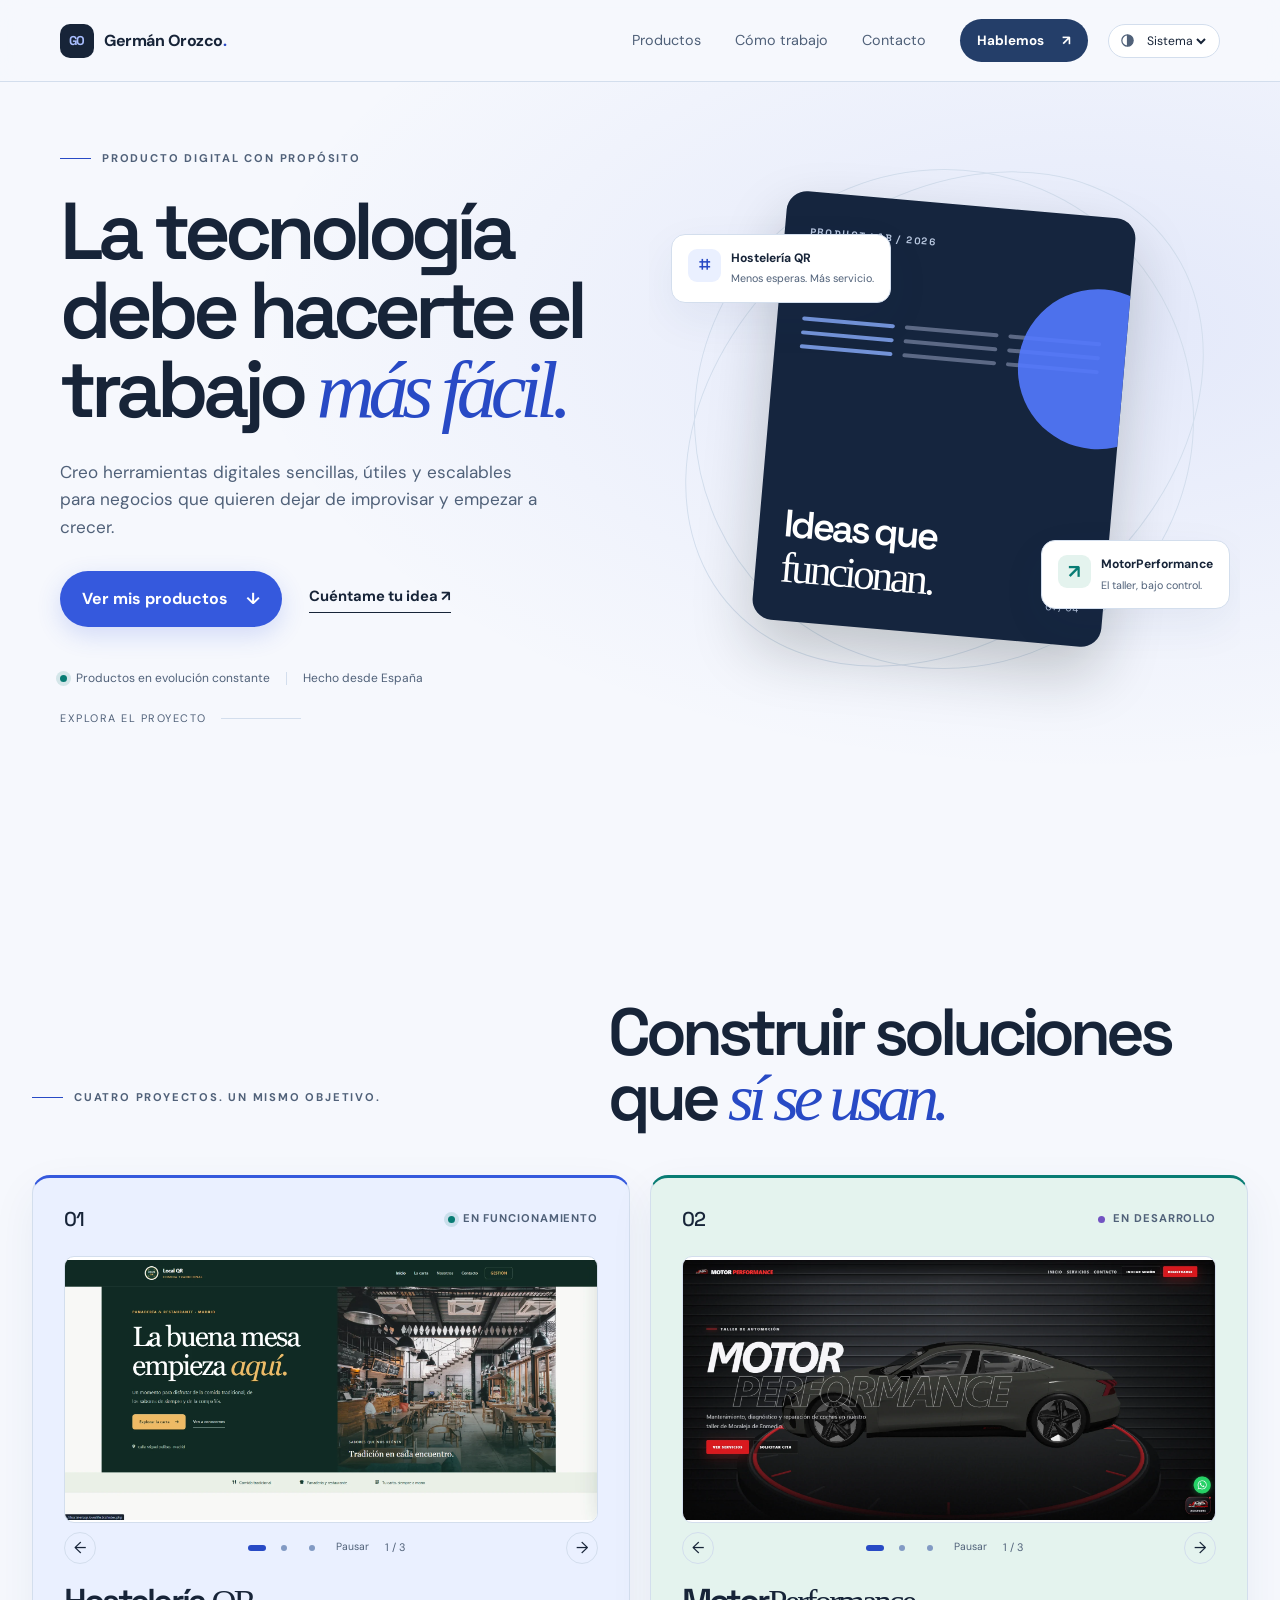
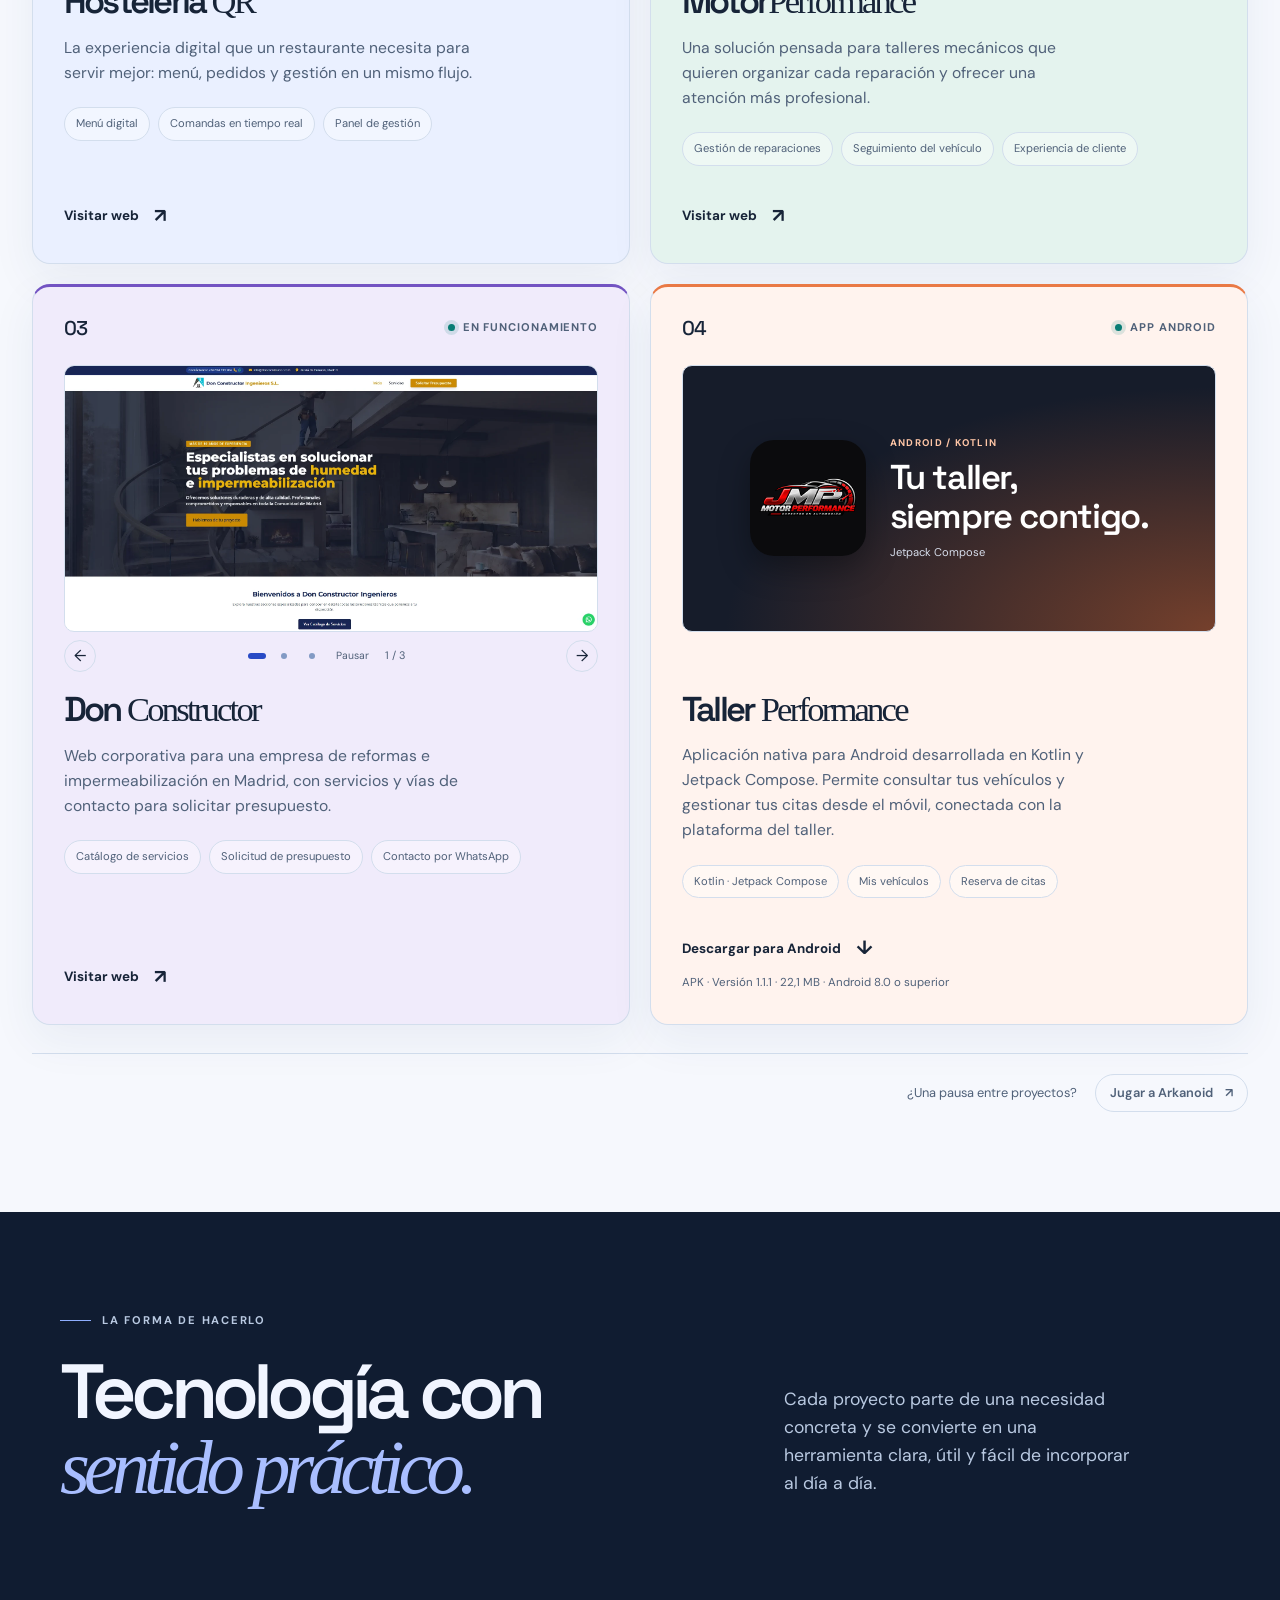
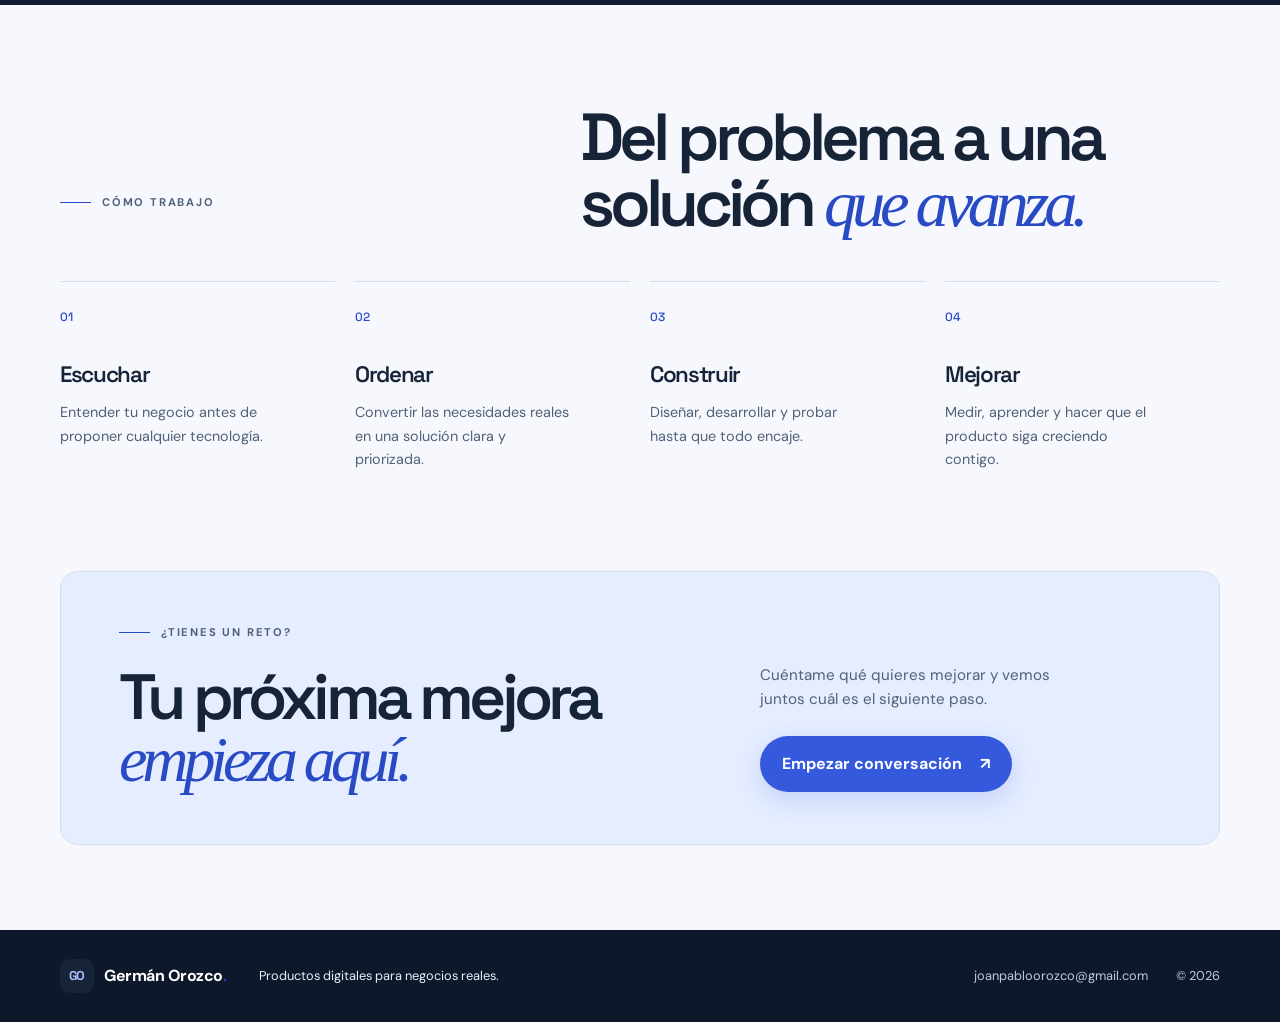
<file: index.html>
<!doctype html>
<html lang="es">

<head>
  <meta charset="utf-8">
  <meta name="viewport" content="width=device-width, initial-scale=1">
  <title>Germán Orozco — Productos digitales que hacen avanzar tu negocio</title>
  <meta name="description"
    content="Soluciones digitales creadas por Germán Orozco para hostelería, talleres, construcción y negocios que quieren trabajar mejor.">
  <meta name="author" content="Germán Orozco Murcia">
  <meta property="og:title" content="Germán Orozco — Productos digitales que hacen avanzar tu negocio">
  <meta property="og:description"
    content="Hostelería QR, MotorPerformance, Don Constructor y Taller Performance para Android: soluciones digitales para negocios reales.">
  <link rel="icon" type="image/svg+xml" href="./assets/favicon.svg">
  <link rel="preconnect" href="https://fonts.googleapis.com">
  <link rel="preconnect" href="https://fonts.gstatic.com" crossorigin>
  <link
    href="https://fonts.googleapis.com/css2?family=DM+Sans:wght@400;500;600;700&family=Space+Grotesk:wght@500;600;700&display=swap"
    rel="stylesheet">
  <script src="./js/theme.js?v=20261110" ></script>
  <link rel="stylesheet" href="./styles.css?v=20261119">
  <link rel="stylesheet" href="./css/theme.css?v=20261119">
</head>

<body>
  <header class="site-header" id="header">
    <div class="container header-inner"><a class="logo" href="#inicio" aria-label="Germán Orozco, inicio"><span
          class="logo-mark">GO</span><span>Germán Orozco<span class="logo-dot">.</span></span></a><button
        class="nav-toggle" id="nav-toggle" aria-label="Abrir menú" aria-expanded="false"
        aria-controls="nav-menu"><span></span><span></span></button>
      <nav class="nav" id="nav-menu" aria-label="Navegación principal"><a href="#productos">Productos</a><a
          href="#metodo">Cómo trabajo</a><a href="#contacto">Contacto</a><button
          class="button button--small button--dark open-modal-trigger">Hablemos <span
            aria-hidden="true">↗</span></button></nav>
      <label class="theme-control"><span class="sr-only">Tema de la página</span><svg viewBox="0 0 24 24" fill="none" stroke="currentColor" stroke-width="1.7" aria-hidden="true"><circle cx="12" cy="12" r="8"/><path d="M12 4v16"/><path d="M12 4a8 8 0 0 1 0 16" fill="currentColor" stroke="none"/></svg><select id="theme-select" aria-label="Tema de la página"><option value="system">Sistema</option><option value="light">Claro</option><option value="dark">Oscuro</option></select></label>
    </div>
  </header>
  <main>
    <section class="hero" id="inicio">
      <div class="hero-grid container">
        <div class="hero-copy">
          <p class="eyebrow"><span class="eyebrow-line"></span> Producto digital con propósito</p>
          <h1>La tecnología debe hacerte el trabajo <em>más fácil.</em></h1>
          <p class="hero-lead">Creo herramientas digitales sencillas, útiles y escalables para negocios que quieren
            dejar de improvisar y empezar a crecer.</p>
          <div class="hero-actions"><a class="button button--accent" href="#productos">Ver mis productos <span
                aria-hidden="true">↓</span></a><a class="text-link" href="#contacto">Cuéntame tu idea <span
                aria-hidden="true">↗</span></a></div>
          <div class="hero-note"><span class="status-dot"></span> Productos en evolución constante <span
              class="note-divider"></span> Hecho desde España</div>
        </div>
        <div class="hero-art" aria-label="Vista abstracta de productos conectados">
          <div class="orbit orbit--one"></div>
          <div class="orbit orbit--two"></div>
          <div class="art-card art-card--main"><span class="art-label">PRODUCT LAB / 2026</span>
            <div class="art-grid">
              <span></span><span></span><span></span><span></span><span></span><span></span><span></span><span></span><span></span>
            </div>
            <div class="art-main-copy"><strong>Ideas que<br><i>funcionan.</i></strong><span>01 / 04</span></div>
          </div>
          <div class="floating-card floating-card--qr"><span class="mini-icon mini-icon--qr">⌗</span><strong>Hostelería
              QR</strong><small>Menos esperas. Más servicio.</small></div>
          <div class="floating-card floating-card--motor"><span
              class="mini-icon mini-icon--motor">↗</span><strong>MotorPerformance</strong><small>El taller, bajo
              control.</small></div>
        </div>
      </div>
      <div class="hero-scroll container"><span>Explora el proyecto</span><span class="scroll-line"></span></div>
    </section>
    <section class="intro section" id="productos">
      <div class="container">
        <div class="section-heading reveal">
          <p class="eyebrow"><span class="eyebrow-line"></span> Cuatro proyectos. Un mismo objetivo.</p>
          <h2>Construir soluciones que <em>sí se usan.</em></h2>
        </div>
        <div class="product-grid">
          <article class="product-card product-card--qr reveal">
            <div class="product-top"><span class="product-index">01</span><span class="product-status"><i></i> En
                funcionamiento</span></div>
            <div class="project-carousel" role="region" aria-roledescription="carrusel"
              aria-label="Capturas de Hostelería QR">
              <div class="carousel-viewport">
                <div class="project-slide" role="group" aria-roledescription="diapositiva" aria-label="1 de 3"><img
                    src="./img/qr1.webp" alt="Captura 1 de la web de Hostelería QR" width="1880" height="940"
                    loading="lazy" decoding="async"></div>
                <div class="project-slide" role="group" aria-roledescription="diapositiva" aria-label="2 de 3" hidden>
                  <img src="./img/qr2.webp" alt="Captura 2 de la web de Hostelería QR" width="1880" height="940"
                    loading="lazy" decoding="async"></div>
                <div class="project-slide" role="group" aria-roledescription="diapositiva" aria-label="3 de 3" hidden>
                  <img src="./img/qr3.webp" alt="Captura 3 de la web de Hostelería QR" width="1880" height="940"
                    loading="lazy" decoding="async"></div>
              </div>
              <div class="carousel-controls"><button type="button" class="carousel-arrow" data-direction="-1"
                  aria-label="Captura anterior de Hostelería QR"><span aria-hidden="true">←</span></button>
                <div class="carousel-dots"><button type="button" class="carousel-dot" data-slide="0"
                    aria-label="Ver captura 1 de Hostelería QR" aria-current="true"></button><button type="button"
                    class="carousel-dot" data-slide="1" aria-label="Ver captura 2 de Hostelería QR"
                    aria-current="false"></button><button type="button" class="carousel-dot" data-slide="2"
                    aria-label="Ver captura 3 de Hostelería QR" aria-current="false"></button></div><span
                  class="carousel-counter" aria-live="polite" aria-atomic="true">1 / 3</span><button type="button"
                  class="carousel-arrow" data-direction="1" aria-label="Captura siguiente de Hostelería QR"><span
                    aria-hidden="true">→</span></button>
              </div>
            </div>
            <h3>Hostelería <span>QR</span></h3>
            <p>La experiencia digital que un restaurante necesita para servir mejor: menú, pedidos y gestión en un mismo
              flujo.</p>
            <div class="product-features"><span>Menú digital</span><span>Comandas en tiempo real</span><span>Panel de
                gestión</span></div><a class="product-link" href="https://hosteleriaqr.loveslife.biz/index.php"
              target="_blank" rel="noopener noreferrer">Visitar web <span>↗</span></a>
          </article>
          <article class="product-card product-card--motor reveal">
            <div class="product-top"><span class="product-index">02</span><span
                class="product-status product-status--soon"><i></i> En desarrollo</span></div>
            <div class="project-carousel" role="region" aria-roledescription="carrusel"
              aria-label="Capturas de MotorPerformance">
              <div class="carousel-viewport">
                <div class="project-slide" role="group" aria-roledescription="diapositiva" aria-label="1 de 3"><img
                    src="./img/taller1.webp" alt="Captura 1 de la web de MotorPerformance" width="1880" height="940"
                    loading="lazy" decoding="async"></div>
                <div class="project-slide" role="group" aria-roledescription="diapositiva" aria-label="2 de 3" hidden>
                  <img src="./img/taller2.webp" alt="Captura 2 de la web de MotorPerformance" width="1880" height="940"
                    loading="lazy" decoding="async"></div>
                <div class="project-slide" role="group" aria-roledescription="diapositiva" aria-label="3 de 3" hidden>
                  <img src="./img/taller3.webp" alt="Captura 3 de la web de MotorPerformance" width="1880" height="940"
                    loading="lazy" decoding="async"></div>
              </div>
              <div class="carousel-controls"><button type="button" class="carousel-arrow" data-direction="-1"
                  aria-label="Captura anterior de MotorPerformance"><span aria-hidden="true">←</span></button>
                <div class="carousel-dots"><button type="button" class="carousel-dot" data-slide="0"
                    aria-label="Ver captura 1 de MotorPerformance" aria-current="true"></button><button type="button"
                    class="carousel-dot" data-slide="1" aria-label="Ver captura 2 de MotorPerformance"
                    aria-current="false"></button><button type="button" class="carousel-dot" data-slide="2"
                    aria-label="Ver captura 3 de MotorPerformance" aria-current="false"></button></div><span
                  class="carousel-counter" aria-live="polite" aria-atomic="true">1 / 3</span><button type="button"
                  class="carousel-arrow" data-direction="1" aria-label="Captura siguiente de MotorPerformance"><span
                    aria-hidden="true">→</span></button>
              </div>
            </div>
            <h3>Motor<span>Performance</span></h3>
            <p>Una solución pensada para talleres mecánicos que quieren organizar cada reparación y ofrecer una atención
              más profesional.</p>
            <div class="product-features"><span>Gestión de reparaciones</span><span>Seguimiento del
                vehículo</span><span>Experiencia de cliente</span></div><a class="product-link"
              href="https://tallermotor.loveslife.biz/" target="_blank" rel="noopener noreferrer">Visitar web <span
                aria-hidden="true">↗</span></a>
          </article>
          <article class="product-card product-card--constructor reveal">
            <div class="product-top"><span class="product-index">03</span><span class="product-status"><i></i> En
                funcionamiento</span></div>
            <div class="project-carousel" role="region" aria-roledescription="carrusel"
              aria-label="Capturas de Don Constructor">
              <div class="carousel-viewport">
                <div class="project-slide" role="group" aria-roledescription="diapositiva" aria-label="1 de 3"><img
                    src="./img/don1.webp" alt="Captura 1 de la web de Don Constructor" width="1880" height="940"
                    loading="lazy" decoding="async"></div>
                <div class="project-slide" role="group" aria-roledescription="diapositiva" aria-label="2 de 3" hidden>
                  <img src="./img/don2.webp" alt="Captura 2 de la web de Don Constructor" width="1880" height="940"
                    loading="lazy" decoding="async"></div>
                <div class="project-slide" role="group" aria-roledescription="diapositiva" aria-label="3 de 3" hidden>
                  <img src="./img/don3.webp" alt="Captura 3 de la web de Don Constructor" width="1880" height="940"
                    loading="lazy" decoding="async"></div>
              </div>
              <div class="carousel-controls"><button type="button" class="carousel-arrow" data-direction="-1"
                  aria-label="Captura anterior de Don Constructor"><span aria-hidden="true">←</span></button>
                <div class="carousel-dots"><button type="button" class="carousel-dot" data-slide="0"
                    aria-label="Ver captura 1 de Don Constructor" aria-current="true"></button><button type="button"
                    class="carousel-dot" data-slide="1" aria-label="Ver captura 2 de Don Constructor"
                    aria-current="false"></button><button type="button" class="carousel-dot" data-slide="2"
                    aria-label="Ver captura 3 de Don Constructor" aria-current="false"></button></div><span
                  class="carousel-counter" aria-live="polite" aria-atomic="true">1 / 3</span><button type="button"
                  class="carousel-arrow" data-direction="1" aria-label="Captura siguiente de Don Constructor"><span
                    aria-hidden="true">→</span></button>
              </div>
            </div>
            <h3>Don <span>Constructor</span></h3>
            <p>Web corporativa para una empresa de reformas e impermeabilización en Madrid, con servicios y vías de
              contacto para solicitar presupuesto.</p>
            <div class="product-features"><span>Catálogo de servicios</span><span>Solicitud de
                presupuesto</span><span>Contacto por WhatsApp</span></div><a class="product-link"
              href="https://donconstructor.com/" target="_blank" rel="noopener noreferrer">Visitar web <span
                aria-hidden="true">↗</span></a>
          </article>
          <article class="product-card product-card--android reveal">
            <div class="product-top"><span class="product-index">04</span><span class="product-status"><i></i> App Android</span></div>
            <div class="app-preview" aria-label="Taller Performance, aplicación Android desarrollada en Kotlin">
              <img src="./img/taller-android-icon.webp" alt="Icono de Taller Performance" width="192" height="192" loading="lazy" decoding="async">
              <div><span class="app-platform">ANDROID / KOTLIN</span><strong>Tu taller,<br>siempre contigo.</strong><span class="app-stack">Jetpack Compose</span></div>
            </div>
            <h3>Taller <span>Performance</span></h3>
            <p>Aplicación nativa para Android desarrollada en Kotlin y Jetpack Compose. Permite consultar tus vehículos y gestionar tus citas desde el móvil, conectada con la plataforma del taller.</p>
            <div class="product-features"><span>Kotlin · Jetpack Compose</span><span>Mis vehículos</span><span>Reserva de citas</span></div>
            <a class="product-link" href="./downloads/taller-performance-1.1.1.apk" download="Taller-Performance-1.1.1.apk">Descargar para Android <span aria-hidden="true">↓</span></a>
            <p class="app-download-note">APK · Versión 1.1.1 · 22,1 MB · Android 8.0 o superior</p>
          </article>
        </div>
        <aside class="arcade-break" aria-label="Un descanso para jugar">
          <p>¿Una pausa entre proyectos?</p><a class="arcade-break-link" href="./hosteleria-demo.html">Jugar a Arkanoid
            <span aria-hidden="true">↗</span></a>
        </aside>
      </div>
    </section>
    <section class="statement section section--dark">
      <div class="container statement-grid">
        <div>
          <p class="eyebrow eyebrow--light"><span class="eyebrow-line"></span> La forma de hacerlo</p>
          <h2>Tecnología con<br><em>sentido práctico.</em></h2>
        </div>
        <p class="statement-text">Cada proyecto parte de una necesidad concreta y se convierte en una herramienta clara,
          útil y fácil de incorporar al día a día.</p>
      </div>
    </section>
    <section class="method section" id="metodo">
      <div class="container">
        <div class="section-heading reveal">
          <p class="eyebrow"><span class="eyebrow-line"></span> Cómo trabajo</p>
          <h2>Del problema a una solución <em>que avanza.</em></h2>
        </div>
        <div class="steps">
          <div class="step reveal"><span>01</span>
            <h3>Escuchar</h3>
            <p>Entender tu negocio antes de proponer cualquier tecnología.</p>
          </div>
          <div class="step reveal"><span>02</span>
            <h3>Ordenar</h3>
            <p>Convertir las necesidades reales en una solución clara y priorizada.</p>
          </div>
          <div class="step reveal"><span>03</span>
            <h3>Construir</h3>
            <p>Diseñar, desarrollar y probar hasta que todo encaje.</p>
          </div>
          <div class="step reveal"><span>04</span>
            <h3>Mejorar</h3>
            <p>Medir, aprender y hacer que el producto siga creciendo contigo.</p>
          </div>
        </div>
      </div>
    </section>
    <section class="contact-section section" id="contacto">
      <div class="container contact-box reveal">
        <div>
          <p class="eyebrow"><span class="eyebrow-line"></span> ¿Tienes un reto?</p>
          <h2>Tu próxima mejora<br><em>empieza aquí.</em></h2>
        </div>
        <div class="contact-action">
          <p>Cuéntame qué quieres mejorar y vemos juntos cuál es el siguiente paso.</p><button
            class="button button--accent open-modal-trigger">Empezar conversación <span
              aria-hidden="true">↗</span></button>
        </div>
      </div>
    </section>
  </main>
  <footer class="footer">
    <div class="container footer-inner"><a class="logo logo--footer" href="#inicio"><span
          class="logo-mark">GO</span><span>Germán Orozco<span class="logo-dot">.</span></span></a>
      <p>Productos digitales para negocios reales.</p>
      <div class="footer-right"><a href="mailto:joanpabloorozco@gmail.com">joanpabloorozco@gmail.com</a><span>© <span
            id="year"></span></span></div>
    </div>
  </footer>
  <div class="modal" id="contact-modal" aria-hidden="true">
    <div class="modal-card" role="dialog" aria-modal="true" aria-labelledby="modal-title"><button class="modal-close"
        id="close-modal" aria-label="Cerrar">×</button>
      <p class="eyebrow"><span class="eyebrow-line"></span> Primer paso</p>
      <h2 id="modal-title">Cuéntame qué tienes<br><em>en mente.</em></h2>
      <p class="modal-copy">Déjame tus datos y te responderé para conocer tu proyecto.</p>
      <form id="contact-form" action="https://api.web3forms.com/submit" method="POST"><input type="hidden"
          name="access_key" value="2f6e93df-c573-4764-9783-0d0e8e8baa0f"><input type="hidden" name="subject"
          value="Nueva consulta desde Germán Orozco"><label>Tu nombre<input type="text" name="name"
            placeholder="¿Cómo te llamas?" required></label><label>Tu email<input type="email" name="email"
            placeholder="nombre@empresa.com" required></label><label>¿En qué puedo ayudarte?<textarea name="message"
            rows="3" placeholder="Cuéntame brevemente tu idea..." required></textarea></label><button
          class="button button--accent" type="submit">Enviar mensaje <span>↗</span></button>
        <p class="form-status" id="form-status" role="status"></p>
      </form>
    </div>
  </div>
  <script src="./main.js?v=20261110"></script>
  <script src="./js/visit-config.js?v=20261115-md"></script>
  <script src="./js/visits.js?v=20261115-md" defer></script>
</body>

</html>
</file>
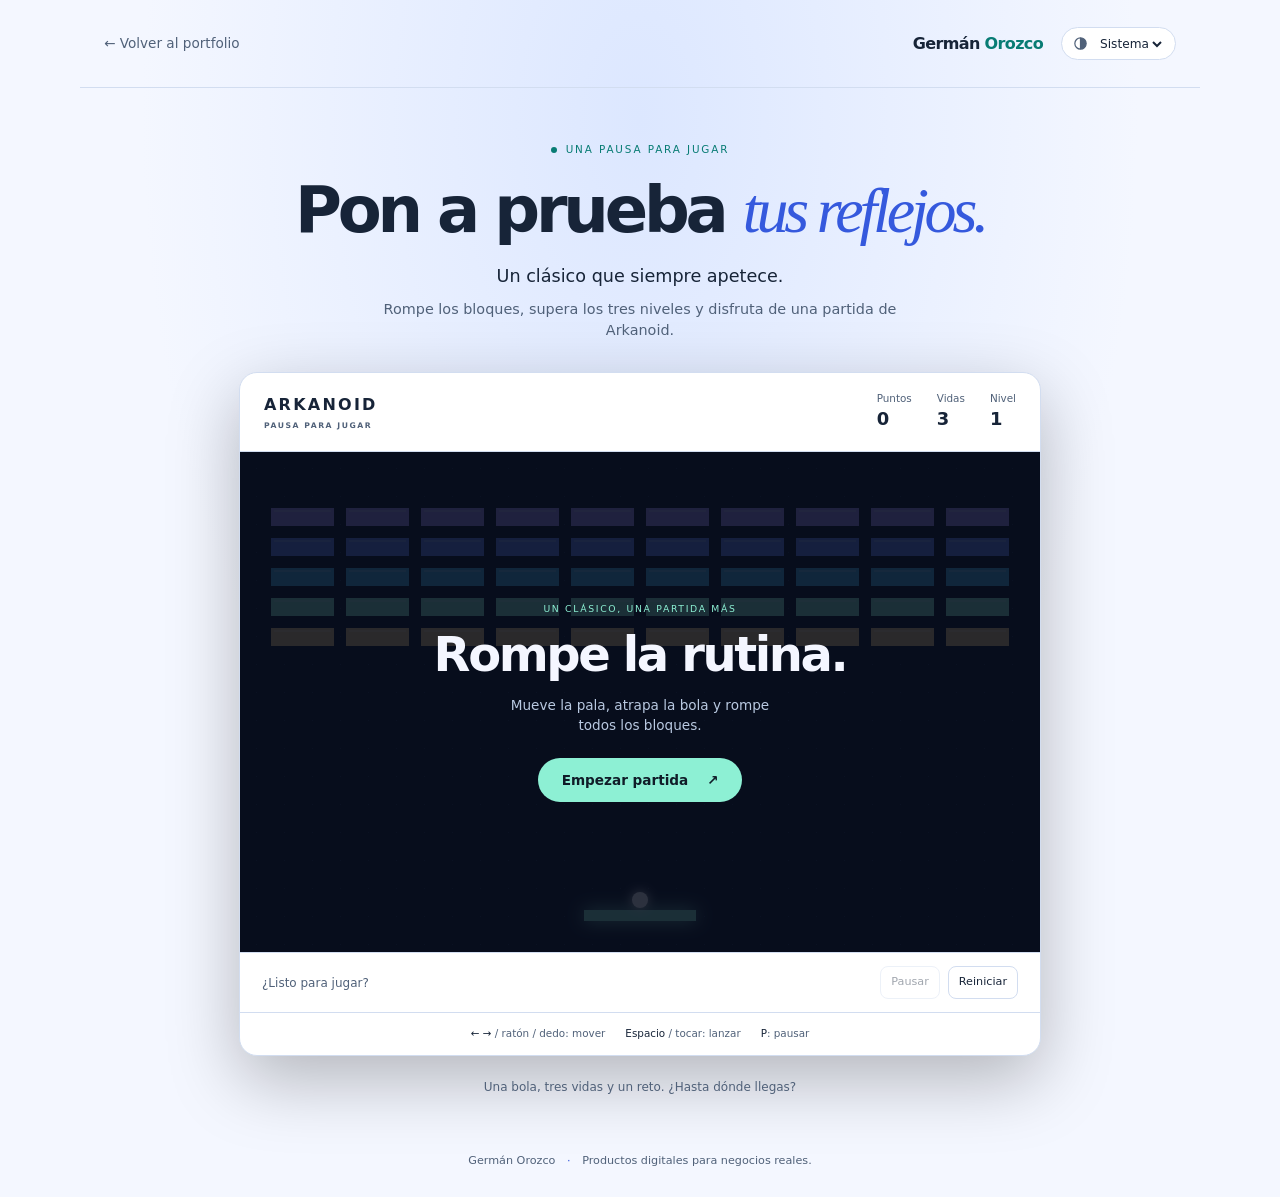
<file: hosteleria-demo.html>
<!doctype html>
<html lang="es">
<head>
  <meta charset="utf-8">
  <meta name="viewport" content="width=device-width, initial-scale=1">
  <title>Arkanoid — Germán Orozco</title>
  <meta name="description" content="Una pausa para jugar: disfruta de Arkanoid con tres niveles, vidas y puntuación.">
  <link rel="icon" type="image/svg+xml" href="./assets/favicon.svg">
  <script src="./js/theme.js?v=20261110"></script>
  <link rel="stylesheet" href="./css/arkanoid.css">
  <link rel="stylesheet" href="./css/arkanoid-theme.css?v=20261110">
  <script src="./js/arkanoid.js" defer></script>
</head>
<body>
  <header class="header"><a href="./index.html#productos" class="back">← Volver al portfolio</a><span class="brand">Germán <strong>Orozco</strong></span><label class="theme-control"><span class="sr-only">Tema de la página</span><svg viewBox="0 0 24 24" fill="none" stroke="currentColor" stroke-width="1.7" aria-hidden="true"><circle cx="12" cy="12" r="8"/><path d="M12 4v16"/><path d="M12 4a8 8 0 0 1 0 16" fill="currentColor" stroke="none"/></svg><select id="theme-select" aria-label="Tema de la página"><option value="system">Sistema</option><option value="light">Claro</option><option value="dark">Oscuro</option></select></label></header>
  <main>
    <section class="intro" aria-labelledby="title">
      <p class="eyebrow"><span></span> Una pausa para jugar</p>
      <h1 id="title">Pon a prueba <em>tus reflejos.</em></h1>
      <p class="lead">Un clásico que siempre apetece.</p>
      <p class="description">Rompe los bloques, supera los tres niveles y disfruta de una partida de Arkanoid.</p>
    </section>
    <section class="arcade" aria-label="Juego Arkanoid">
      <div class="scoreboard"><h2>ARKANOID<span>PAUSA PARA JUGAR</span></h2><div class="stats"><span>Puntos <strong id="score">0</strong></span><span>Vidas <strong id="lives">3</strong></span><span>Nivel <strong id="level">1</strong></span></div></div>
      <div class="board">
        <canvas id="game" width="800" height="500" tabindex="0" aria-label="Arkanoid. Mueve la pala con las flechas, el ratón o el dedo. Espacio para lanzar la bola; P para pausar." aria-describedby="instructions">Tu navegador no admite este juego. Puedes volver al portfolio con el enlace superior.</canvas>
        <div id="overlay" class="overlay"><p class="overlay-label" id="overlay-label">UN CLÁSICO, UNA PARTIDA MÁS</p><h3 id="overlay-title">Rompe la rutina.</h3><p id="overlay-copy">Mueve la pala, atrapa la bola y rompe todos los bloques.</p><button id="play" type="button">Empezar partida <span aria-hidden="true">↗</span></button></div>
      </div>
      <div class="toolbar"><p id="game-status" role="status" aria-live="polite">¿Listo para jugar?</p><div><button id="pause" type="button" disabled>Pausar</button><button id="restart" type="button">Reiniciar</button></div></div>
      <p id="instructions" class="instructions"><span><kbd>←</kbd> <kbd>→</kbd> / ratón / dedo: mover</span><span><kbd>Espacio</kbd> / tocar: lanzar</span><span><kbd>P</kbd>: pausar</span></p>
    </section>
    <noscript><p class="no-script">Activa JavaScript para jugar a Arkanoid.</p></noscript>
    <p class="closing">Una bola, tres vidas y un reto. ¿Hasta dónde llegas?</p>
  </main>
  <footer>Germán Orozco <span>·</span> Productos digitales para negocios reales.</footer>
  <script src="./js/visit-config.js?v=20261115-md"></script>
  <script src="./js/visits.js?v=20261115-md" defer></script>
</body>
</html>
</file>
<file: styles.css>
:root {
    --ink: #17211b;
    --muted: #68736c;
    --paper: #f7f8f4;
    --line: #dce3da;
    --lime: #c7f36b;
    --sage: #e9f0e5;
    --dark: #17211b;
    --serif: Georgia, 'Times New Roman', serif;
    --sans: 'DM Sans', system-ui, sans-serif;
    --display: 'Space Grotesk', system-ui, sans-serif
}

* {
    box-sizing: border-box;
    margin: 0
}

html {
    scroll-behavior: smooth
}

body {
    background: var(--paper);
    color: var(--ink);
    font-family: var(--sans);
    font-size: 16px;
    line-height: 1.6;
    overflow-x: hidden
}

a {
    color: inherit;
    text-decoration: none
}

button,
input,
textarea {
    font: inherit
}

button {
    cursor: pointer
}

.container {
    width: min(1160px, calc(100% - 48px));
    margin: 0 auto
}

.site-header {
    height: 82px;
    border-bottom: 1px solid rgba(23, 33, 27, .1);
    background: rgba(247, 248, 244, .86);
    backdrop-filter: blur(15px);
    position: sticky;
    top: 0;
    z-index: 10
}

.header-inner {
    height: 100%;
    display: flex;
    justify-content: space-between;
    align-items: center
}

.logo {
    display: flex;
    align-items: center;
    gap: 10px;
    font-weight: 700;
    letter-spacing: -.03em;
    font-size: 1rem
}

.logo-mark {
    display: grid;
    place-items: center;
    background: var(--ink);
    color: var(--lime);
    font: 700 .8rem var(--display);
    height: 34px;
    width: 34px;
    border-radius: 10px;
    letter-spacing: -.07em
}

.logo-dot {
    color: #8ebd2d
}

.nav {
    display: flex;
    align-items: center;
    gap: 34px;
    font-size: .9rem;
    color: #4e5a51
}

.nav a {
    transition: color .2s
}

.nav a:hover {
    color: var(--ink)
}

.button {
    border: 0;
    border-radius: 100px;
    display: inline-flex;
    align-items: center;
    justify-content: center;
    gap: 18px;
    padding: 15px 22px;
    font-weight: 700;
    transition: transform .2s, box-shadow .2s, background .2s
}

.button:hover {
    transform: translateY(-2px)
}

.button--small {
    padding: 11px 17px;
    font-size: .84rem
}

.button--dark {
    background: var(--ink);
    color: #fff
}

.button--accent {
    background: var(--lime);
    color: var(--ink);
    box-shadow: 0 9px 25px rgba(127, 164, 40, .18)
}

.button--accent:hover {
    box-shadow: 0 12px 28px rgba(127, 164, 40, .3)
}

.nav-toggle {
    display: none;
    background: none;
    border: 0;
    width: 34px
}

.nav-toggle span {
    display: block;
    background: var(--ink);
    height: 2px;
    margin: 6px 0
}

.hero {
    min-height: calc(100vh - 82px);
    padding: 96px 0 34px;
    position: relative
}

.hero-grid {
    display: grid;
    grid-template-columns: 1.02fr .98fr;
    align-items: center;
    gap: 55px
}

.eyebrow {
    font-size: .7rem;
    font-weight: 700;
    letter-spacing: .16em;
    text-transform: uppercase;
    color: #758075;
    display: flex;
    align-items: center;
    gap: 11px;
    margin-bottom: 24px
}

.eyebrow-line {
    display: inline-block;
    height: 1px;
    width: 31px;
    background: #8ebd2d
}

.hero h1,
h2 {
    font: 600 clamp(3.5rem, 6.3vw, 5.8rem)/.98 var(--display);
    letter-spacing: -.075em;
    max-width: 700px
}

.hero h1 em,
h2 em {
    font-family: var(--serif);
    font-weight: 400;
    letter-spacing: -.08em
}

.hero-lead {
    max-width: 490px;
    color: var(--muted);
    font-size: 1.07rem;
    margin: 30px 0
}

.hero-actions {
    display: flex;
    align-items: center;
    gap: 27px
}

.text-link {
    font-size: .92rem;
    font-weight: 700;
    border-bottom: 1px solid var(--ink);
    padding-bottom: 3px
}

.hero-note {
    display: flex;
    align-items: center;
    gap: 9px;
    color: #859087;
    font-size: .75rem;
    margin-top: 65px
}

.status-dot,
.product-status i {
    width: 7px;
    height: 7px;
    background: #85b72d;
    border-radius: 50%;
    display: inline-block;
    box-shadow: 0 0 0 4px rgba(133, 183, 45, .14)
}

.note-divider {
    width: 1px;
    height: 13px;
    background: var(--line);
    margin: 0 7px
}

.hero-art {
    height: 530px;
    position: relative;
    display: flex;
    justify-content: center;
    align-items: center
}

.orbit {
    position: absolute;
    border: 1px solid #dbe4d6;
    border-radius: 50%;
    width: 500px;
    height: 500px;
    transform: rotate(-25deg)
}

.orbit--two {
    width: 435px;
    height: 570px;
    border-color: #e3e8df;
    transform: rotate(50deg)
}

.art-card {
    width: 350px;
    height: 430px;
    position: relative;
    background: var(--ink);
    border-radius: 20px;
    color: #fff;
    padding: 25px;
    overflow: hidden;
    box-shadow: 0 28px 60px rgba(23, 33, 27, .22);
    transform: rotate(5deg)
}

.art-card:after {
    content: '';
    position: absolute;
    width: 160px;
    height: 160px;
    border-radius: 50%;
    background: var(--lime);
    right: -54px;
    top: 72px;
    opacity: .9
}

.art-label {
    font: 700 .61rem var(--display);
    letter-spacing: .18em;
    color: #9aa99b
}

.art-grid {
    display: grid;
    grid-template-columns: repeat(3, 1fr);
    gap: 10px;
    margin-top: 74px;
    opacity: .8
}

.art-grid span {
    height: 4px;
    background: #69756c;
    border-radius: 3px
}

.art-grid span:nth-child(3n+1) {
    background: var(--lime)
}

.art-main-copy {
    position: absolute;
    bottom: 29px;
    left: 25px;
    right: 25px;
    display: flex;
    justify-content: space-between;
    align-items: end
}

.art-main-copy strong {
    font: 600 2.4rem/1 var(--display);
    letter-spacing: -.08em
}

.art-main-copy i {
    font: 400 2.7rem var(--serif)
}

.art-main-copy span {
    font-size: .62rem;
    color: #9aa99b
}

.floating-card {
    position: absolute;
    background: #fff;
    border: 1px solid var(--line);
    border-radius: 14px;
    padding: 14px 16px;
    display: grid;
    grid-template-columns: 33px 1fr;
    column-gap: 10px;
    box-shadow: 0 14px 35px rgba(23, 33, 27, .1);
    font-size: .82rem
}

.floating-card strong {
    font-size: .76rem;
    align-self: end
}

.floating-card small {
    grid-column: 2;
    color: #8a948b;
    font-size: .67rem;
    margin-top: 2px
}

.floating-card--qr {
    top: 80px;
    left: 2px
}

.floating-card--motor {
    right: -10px;
    bottom: 75px
}

.mini-icon {
    grid-row: span 2;
    display: grid;
    place-items: center;
    border-radius: 9px;
    width: 33px;
    height: 33px;
    font-weight: 700;
    font-size: 1.2rem
}

.mini-icon--qr {
    background: #eff8d7;
    color: #83ad32
}

.mini-icon--motor {
    background: #e9f0e5;
    color: #506956
}

.hero-scroll {
    display: flex;
    align-items: center;
    gap: 14px;
    color: #8a958b;
    font-size: .68rem;
    letter-spacing: .14em;
    text-transform: uppercase;
    margin-top: 22px
}

.scroll-line {
    width: 80px;
    height: 1px;
    background: var(--line)
}

.section {
    padding: 145px 0
}

.section-heading {
    display: flex;
    justify-content: space-between;
    align-items: end;
    margin-bottom: 66px
}

.section-heading h2 {
    font-size: clamp(2.8rem, 5.2vw, 4.7rem);
    max-width: 640px;
    margin-left: auto
}

.product-grid {
    display: grid;
    grid-template-columns: 1fr 1fr;
    gap: 20px
}

.product-card {
    border-radius: 18px;
    padding: 33px 35px 37px;
    min-height: 505px;
    display: flex;
    flex-direction: column;
    position: relative;
    overflow: hidden;
    transition: transform .25s, box-shadow .25s
}

.product-card:hover {
    transform: translateY(-6px);
    box-shadow: 0 24px 45px rgba(23, 33, 27, .1)
}

.product-card--qr {
    background: var(--sage)
}

.product-card--motor {
    background: #dfe6db
}

.product-top {
    display: flex;
    justify-content: space-between;
    align-items: center;
    color: #738076;
    font-size: .7rem;
    font-weight: 700;
    letter-spacing: .08em;
    text-transform: uppercase
}

.product-index {
    font: 500 1.25rem var(--display);
    letter-spacing: -.06em;
    color: var(--ink)
}

.product-status {
    display: flex;
    gap: 8px;
    align-items: center
}

.product-status--soon {
    color: #778179
}

.product-status--soon i {
    background: #b0bdaf;
    box-shadow: none
}

.product-symbol {
    font: 500 4.4rem var(--display);
    line-height: 1;
    margin-top: 57px;
    letter-spacing: -.15em
}

.product-symbol--qr {
    color: #84b02c
}

.product-symbol--motor {
    color: #5a7660
}

.product-card h3 {
    font: 600 2.8rem/1 var(--display);
    letter-spacing: -.08em;
    margin: 16px 0 21px
}

.product-card h3 span {
    font-family: var(--serif);
    font-weight: 400
}

.product-card p {
    max-width: 420px;
    color: #657267;
    font-size: .98rem
}

.product-features {
    display: flex;
    flex-wrap: wrap;
    gap: 8px;
    margin-top: 30px
}

.product-features span {
    border: 1px solid rgba(23, 33, 27, .15);
    border-radius: 100px;
    padding: 7px 11px;
    font-size: .7rem;
    color: #68746b
}

.product-link {
    margin-top: auto;
    padding-top: 35px;
    align-self: flex-start;
    font-weight: 700;
    font-size: .84rem;
    border: 0;
    background: none;
    color: var(--ink);
    display: flex;
    gap: 15px;
    align-items: center
}

.product-link span {
    font-size: 1.2rem
}

.section--dark {
    background: var(--dark);
    color: #fff
}

.statement-grid {
    display: grid;
    grid-template-columns: 1.2fr .8fr;
    gap: 70px;
    align-items: end
}

.statement h2 {
    font-size: clamp(3rem, 6vw, 5.7rem)
}

.statement-text {
    color: #aab6a7;
    font-size: 1.1rem;
    max-width: 350px;
    padding-bottom: 8px
}

.steps {
    display: grid;
    grid-template-columns: repeat(4, 1fr);
    gap: 20px
}

.step {
    border-top: 1px solid var(--line);
    padding-top: 21px
}

.step span {
    font: 500 .75rem var(--display);
    color: #8ebd2d
}

.step h3 {
    font: 600 1.4rem var(--display);
    letter-spacing: -.06em;
    margin: 32px 0 12px
}

.step p {
    color: var(--muted);
    font-size: .9rem;
    max-width: 220px
}

.contact-section {
    padding-top: 35px;
    padding-bottom: 125px
}

.contact-box {
    background: #e4ecde;
    border-radius: 18px;
    padding: 75px 76px;
    display: grid;
    grid-template-columns: 1.2fr .8fr;
    gap: 40px;
    align-items: end
}

.contact-box h2 {
    font-size: clamp(2.7rem, 5vw, 4.7rem)
}

.contact-action p {
    font-size: .95rem;
    color: #657267;
    margin-bottom: 25px;
    max-width: 300px
}

.footer {
    background: var(--ink);
    color: #fff;
    padding: 29px 0
}

.footer-inner {
    display: flex;
    align-items: center;
    gap: 33px;
    font-size: .8rem
}

.logo--footer {
    color: #fff
}

.footer-right {
    margin-left: auto;
    display: flex;
    gap: 28px;
    color: #aab6a7
}

.modal {
    position: fixed;
    inset: 0;
    z-index: 30;
    display: grid;
    place-items: center;
    background: rgba(23, 33, 27, .68);
    padding: 20px;
    opacity: 0;
    visibility: hidden;
    transition: .25s
}

.modal.is-open {
    opacity: 1;
    visibility: visible
}

.modal-card {
    background: var(--paper);
    width: min(510px, 100%);
    padding: 44px;
    border-radius: 18px;
    position: relative;
    transform: translateY(18px);
    transition: .3s
}

.modal.is-open .modal-card {
    transform: translateY(0)
}

.modal-close {
    position: absolute;
    right: 19px;
    top: 14px;
    border: 0;
    background: none;
    font-size: 1.9rem;
    color: var(--muted)
}

.modal-card h2 {
    font-size: 3rem;
    margin-bottom: 18px
}

.modal-copy {
    color: var(--muted);
    font-size: .92rem;
    margin-bottom: 25px
}

.modal-card label {
    display: block;
    font-size: .74rem;
    font-weight: 700;
    margin: 14px 0 7px
}

.modal-card input,
.modal-card textarea {
    display: block;
    width: 100%;
    margin-top: 6px;
    padding: 12px 14px;
    border: 1px solid var(--line);
    border-radius: 9px;
    background: #fff;
    outline: 0;
    resize: vertical
}

.modal-card input:focus,
.modal-card textarea:focus {
    border-color: #8ebd2d;
    box-shadow: 0 0 0 3px rgba(142, 189, 45, .14)
}

.modal-card .button {
    margin-top: 20px
}

.form-status {
    font-size: .8rem;
    margin-top: 14px;
    color: #668c2b
}

.reveal {
    opacity: 1;
    transform: none
}

@media (min-width:769px) {
    .js .reveal {
        opacity: 0;
        transform: translateY(20px);
        transition: opacity .7s ease, transform .7s ease
    }

    .js .reveal.is-visible {
        opacity: 1;
        transform: none
    }
}

@media(max-width:850px) {
    .hero {
        padding-top: 68px
    }

    .hero-grid {
        grid-template-columns: 1fr;
        gap: 30px
    }

    .hero-art {
        height: 470px
    }

    .hero-copy {
        max-width: 650px
    }

    .section-heading {
        display: block
    }

    .section-heading h2 {
        margin-top: 25px;
        margin-left: 0
    }

    .statement-grid,
    .contact-box {
        grid-template-columns: 1fr
    }

    .statement-text {
        max-width: 470px
    }

    .steps {
        grid-template-columns: 1fr 1fr;
        gap: 35px
    }

    .contact-box {
        padding: 50px 38px
    }
}

@media(max-width:680px) {
    .container {
        width: min(100% - 34px, 1160px)
    }

    .site-header {
        height: 70px
    }

    .nav-toggle {
        display: block;
        z-index: 12
    }

    .nav {
        position: fixed;
        inset: 70px 0 0;
        background: var(--paper);
        display: flex;
        flex-direction: column;
        align-items: flex-start;
        padding: 50px 28px;
        gap: 25px;
        font-size: 1.25rem;
        opacity: 0;
        visibility: hidden;
        transform: translateY(-8px);
        transition: .25s
    }

    .nav.is-open {
        opacity: 1;
        visibility: visible;
        transform: none
    }

    .nav .button {
        font-size: .9rem;
        margin-top: 10px
    }

    .hero {
        min-height: auto;
        padding: 63px 0 30px
    }

    .hero h1 {
        font-size: clamp(3rem, 14vw, 4.5rem)
    }

    .hero-actions {
        align-items: flex-start;
        flex-direction: column;
        gap: 20px
    }

    .hero-note {
        margin-top: 45px;
        flex-wrap: wrap
    }

    .hero-art {
        height: 380px;
        margin-top: 15px
    }

    .orbit {
        width: 330px;
        height: 330px
    }

    .orbit--two {
        width: 300px;
        height: 390px
    }

    .art-card {
        width: 245px;
        height: 310px;
        padding: 18px
    }

    .art-card:after {
        width: 105px;
        height: 105px;
        right: -35px;
        top: 55px
    }

    .art-grid {
        margin-top: 43px;
        gap: 6px
    }

    .art-main-copy {
        left: 18px;
        right: 18px;
        bottom: 20px
    }

    .art-main-copy strong {
        font-size: 1.7rem
    }

    .art-main-copy i {
        font-size: 1.95rem
    }

    .floating-card {
        padding: 10px;
        font-size: .7rem
    }

    .floating-card--qr {
        left: -3px;
        top: 31px
    }

    .floating-card--motor {
        right: -3px;
        bottom: 29px
    }

    .mini-icon {
        width: 28px;
        height: 28px
    }

    .floating-card small {
        font-size: .58rem
    }

    .section {
        padding: 90px 0
    }

    .section-heading {
        margin-bottom: 38px
    }

    .product-grid {
        grid-template-columns: 1fr
    }

    .product-card {
        min-height: 475px;
        padding: 28px
    }

    .product-symbol {
        margin-top: 45px
    }

    .product-card h3 {
        font-size: 2.4rem
    }

    .statement h2 {
        font-size: 3.2rem
    }

    .steps {
        grid-template-columns: 1fr
    }

    .step h3 {
        margin-top: 18px
    }

    .contact-section {
        padding-bottom: 80px
    }

    .contact-box {
        padding: 38px 27px
    }

    .contact-box h2 {
        font-size: 3rem
    }

    .footer-inner {
        flex-wrap: wrap;
        gap: 18px
    }

    .footer-inner>p {
        order: 3;
        width: 100%
    }

    .footer-right {
        margin-left: 0;
        width: 100%;
        justify-content: space-between;
        font-size: .68rem
    }

    .modal-card {
        padding: 37px 22px
    }

    .modal-card h2 {
        font-size: 2.5rem
    }
}

:root {
    --ink: #172033;
    --muted: #687386;
    --paper: #fbfcfe;
    --line: #dfe5ee;
    --lime: #315bea;
    --sage: #eef3ff;
    --dark: #111827
}

.site-header {
    border-bottom-color: rgba(23, 32, 51, .1);
    background: rgba(251, 252, 254, .88)
}

.logo-dot,
.eyebrow-line {
    color: #315bea;
    background: #315bea
}

.nav {
    color: #596579
}

.button--accent {
    color: #fff;
    background: #315bea;
    box-shadow: 0 9px 25px rgba(49, 91, 234, .18)
}

.button--accent:hover {
    box-shadow: 0 12px 28px rgba(49, 91, 234, .3)
}

.hero {
    padding-top: 68px
}

.hero-grid {
    gap: 35px
}

.hero-note {
    margin-top: 42px
}

.status-dot,
.product-status i {
    background: #315bea;
    box-shadow: 0 0 0 4px rgba(49, 91, 234, .14)
}

.orbit {
    border-color: #dce4f1
}

.orbit--two {
    border-color: #e5eaf2
}

.art-label {
    color: #aab6ce
}

.art-grid span {
    background: #6e7b98
}

.art-grid span:nth-child(3n+1) {
    background: #315bea
}

.art-card:after {
    background: #315bea
}

.floating-card {
    box-shadow: 0 14px 35px rgba(23, 32, 51, .1)
}

.mini-icon--qr {
    background: #eef3ff;
    color: #315bea
}

.mini-icon--motor {
    background: #e8edf7;
    color: #50627f
}

.section {
    padding: 100px 0
}

.section-heading {
    margin-bottom: 45px
}

.product-card {
    min-height: 435px;
    padding: 28px 31px 31px
}

.product-symbol {
    margin-top: 34px
}

.product-card h3 {
    margin: 12px 0 16px
}

.product-features {
    margin-top: 22px
}

.statement-text {
    color: #b7c2d3
}

.step {
    border-top-color: #dfe5ee
}

.contact-section {
    padding-top: 0;
    padding-bottom: 85px
}

.contact-box {
    padding: 52px 58px;
    background: #e8eefb
}

.footer {
    background: #111827
}

.modal {
    background: rgba(17, 24, 39, .7)
}

.modal-card input:focus,
.modal-card textarea:focus {
    border-color: #315bea;
    box-shadow: 0 0 0 3px rgba(49, 91, 234, .14)
}

.form-status {
    color: #315bea
}

@media(max-width:850px) {
    .hero {
        padding-top: 50px
    }

    .section {
        padding: 78px 0
    }

    .contact-box {
        padding: 42px 34px
    }
}

@media(max-width:680px) {
    .hero {
        padding-top: 48px
    }

    .hero-art {
        height: 345px
    }

    .section {
        padding: 68px 0
    }

    .product-card {
        min-height: 420px;
        padding: 25px
    }

    .product-symbol {
        margin-top: 32px
    }

    .contact-section {
        padding-bottom: 60px
    }
}

.logo-dot {
    color: #315bea;
    background: transparent
}

.product-status--soon i {
    background: #a9b5c9;
    box-shadow: none
}

/* Portfolio: cuatro proyectos con una cuadrícula adaptable. */
.project-carousel {
    margin: 24px 0 8px;
    min-width: 0;
}

.carousel-viewport {
    position: relative;
    aspect-ratio: 2 / 1;
    overflow: hidden;
    border: 1px solid rgba(23, 32, 51, .12);
    border-radius: 10px;
    background: #fff;
    touch-action: pan-y;
}

.project-slide {
    position: absolute;
    inset: 0;
    width: 100%;
    height: 100%;
}

.project-slide[hidden] {
    display: none;
}

.project-slide img {
    display: block;
    width: 100%;
    height: 100%;
    object-fit: contain;
    user-select: none;
}

.carousel-controls {
    display: none;
    align-items: center;
    justify-content: space-between;
    gap: 8px;
    padding-top: 8px;
}

.js .carousel-controls {
    display: flex;
}

.carousel-arrow {
    display: grid;
    place-items: center;
    width: 32px;
    height: 32px;
    border: 1px solid rgba(23, 32, 51, .15);
    border-radius: 50%;
    background: transparent;
    color: var(--ink);
    line-height: 1;
}

.carousel-arrow:hover {
    background: #fff;
}

.carousel-dots {
    display: flex;
    align-items: center;
    margin-left: auto;
}

.carousel-dot {
    display: grid;
    place-items: center;
    width: 28px;
    height: 32px;
    border: 0;
    background: transparent;
}

.carousel-dot::before {
    content: '';
    width: 6px;
    height: 6px;
    border-radius: 50%;
    background: #a9b5c9;
}

.carousel-dot[aria-current="true"]::before {
    width: 18px;
    border-radius: 4px;
    background: #315bea;
}

.carousel-counter {
    min-width: 35px;
    margin: 0 auto 0 6px;
    font-size: .68rem;
    color: var(--muted);
    font-variant-numeric: tabular-nums;
}

.carousel-playback {
    border: 0;
    padding: 8px 2px;
    background: transparent;
    color: var(--muted);
    font-size: .65rem;
}

.carousel-playback:hover {
    color: var(--ink);
}

.carousel-arrow:focus-visible,
.carousel-dot:focus-visible,
.carousel-playback:focus-visible {
    outline: 2px solid #315bea;
    outline-offset: 2px;
}

@media(min-width:1051px) {
    #productos > .container {
        width: min(1400px, calc(100% - 64px));
    }
}

.arcade-break {
    display: flex;
    justify-content: flex-end;
    align-items: center;
    flex-wrap: wrap;
    gap: 10px 18px;
    margin-top: 28px;
    padding-top: 20px;
    border-top: 1px solid var(--line);
    color: var(--muted);
    font-size: .8rem;
}

.arcade-break-link {
    display: inline-flex;
    align-items: center;
    gap: 12px;
    padding: 8px 14px;
    border: 1px solid var(--line);
    border-radius: 100px;
    font-weight: 600;
}

.arcade-break-link:hover {
    color: var(--ink);
    background: var(--sage);
}

.arcade-break-link:focus-visible {
    outline: 2px solid var(--lime);
    outline-offset: 4px;
}

.product-grid {
    grid-template-columns: repeat(2, minmax(0, 1fr))
}

.product-card h3 {
    font-size: clamp(1.85rem, 2.7vw, 2.8rem)
}

.product-card--constructor {
    background: #edf0f7
}

.product-symbol--constructor {
    color: #526a99
}

@media(min-width:681px) and (max-width:1050px) {
    .product-grid {
        grid-template-columns: repeat(2, minmax(0, 1fr))
    }

    .product-card--constructor {
        grid-column: auto
    }
}

@media(max-width:680px) {
    .product-grid {
        grid-template-columns: minmax(0, 1fr)
    }

    .product-card h3 {
        font-size: 2.4rem
    }
}
</file>
<file: css/theme.css>
/* Shared colors cover text, surfaces, navigation, controls and decoration. */
:root {
  color-scheme: light;
  --ink: #172438; --muted: #506179; --paper: #f6f8fd; --line: #d3deed;
  --lime: #3559dd; --sage: #eaf0ff; --dark: #101c31;
  --surface: #ffffff; --header: #f6f8fde8; --accent: #3559dd; --accent-text: #284ac5;
  --teal: #087c74; --purple: #7253c2; --qr-bg: #eaf0ff; --motor-bg: #e4f3ee;
  --don-bg: #f0ebfb; --contact-bg: #e5edff; --input-bg: #ffffff;
  --shadow: 0 16px 45px #203a6810; --decor: #829ac4;
}
:root[data-theme="dark"] {
  color-scheme: dark;
  --ink: #eef3ff; --muted: #b2c1d7; --paper: #0c1423; --line: #34445f;
  --lime: #98b3ff; --sage: #1b2c49; --dark: #080f1c;
  --surface: #162238; --header: #0c1423ee; --accent: #4d70ed; --accent-text: #a9beff;
  --teal: #7de1c9; --purple: #c5adff; --qr-bg: #172b4b; --motor-bg: #14352f;
  --don-bg: #2c2344; --contact-bg: #192c4a; --input-bg: #0f1b2e;
  --shadow: 0 20px 45px #0004; --decor: #40567c;
}
body { background: var(--paper); color: var(--ink); }
::selection { background: var(--accent); color: #fff; }
html { scroll-padding-top: 100px; accent-color: var(--accent); }
a:focus-visible, button:focus-visible, select:focus-visible { outline: 3px solid var(--accent-text); outline-offset: 4px; }
.site-header { background: var(--header); border-color: var(--line); }
.header-inner { gap: 20px; }
.nav { color: var(--muted); margin-left: auto; }
.nav a:hover, .text-link:hover, .product-link:hover { color: var(--accent-text); }
.logo-dot { color: var(--accent-text); background: transparent; }
.logo-mark { background: #172438; color: #a9beff; }
.button--dark { color: #fff; background: #243e69; }
.button--accent { background: var(--accent); color: #fff; box-shadow: 0 8px 24px #3559dd30; }
.button--accent:hover { background: #2d4ac3; box-shadow: 0 12px 32px #3559dd40; }
.eyebrow { color: var(--muted); }
.eyebrow-line { background: var(--accent-text); }
.hero { background: radial-gradient(ellipse at 85% 30%, color-mix(in srgb, var(--accent) 10%, transparent), transparent 55%); }
.hero h1 em, .section-heading h2 em, .contact-box h2 em { color: var(--accent-text); }
.hero-lead, .hero-note, .hero-scroll, .step p, .product-card p, .contact-action p, .modal-copy { color: var(--muted); }
.hero-art { clip-path: inset(-65px -20px); }
.orbit, .orbit--two { border-color: var(--line); }
.art-card { background: #15253e; color: #fff; }
.art-label, .art-main-copy span { color: #bac9e1; }
.art-card:after { background: #5479ff; }
.art-grid span:nth-child(3n+1) { background: #8bafff; }
.floating-card { color: var(--ink); background: var(--surface); border-color: var(--line); box-shadow: var(--shadow); }
.floating-card small { color: var(--muted); }
.mini-icon--qr { color: var(--accent-text); background: var(--qr-bg); }
.mini-icon--motor { color: var(--teal); background: var(--motor-bg); }
.status-dot, .product-status i { background: var(--teal); box-shadow: 0 0 0 4px color-mix(in srgb, var(--teal) 14%, transparent); }
.product-status--soon i { background: var(--purple); box-shadow: none; }
.product-card { border: 1px solid var(--line); box-shadow: var(--shadow); }
.product-card--qr { background: var(--qr-bg); border-top: 3px solid var(--accent); }
.product-card--motor { background: var(--motor-bg); border-top: 3px solid var(--teal); }
.product-card--constructor { background: var(--don-bg); border-top: 3px solid var(--purple); }
.product-card--android { background: color-mix(in srgb, var(--surface) 90%, #fa8654); border-top: 3px solid #e97945; }
.app-preview { display: flex; align-items: center; justify-content: center; gap: 24px; aspect-ratio: 2 / 1; min-height: 180px; margin: 24px 0 48px; padding: 24px; border: 1px solid var(--line); border-radius: 10px; background: radial-gradient(ellipse at right bottom, #75402c, transparent 65%), #161c2a; color: #fff; }
.app-preview img { width: clamp(64px, 10vw, 116px); height: auto; border-radius: 24px; box-shadow: 0 12px 32px #0005; }
.app-preview > div { display: flex; flex-direction: column; gap: 8px; }
.app-platform { font-size: .61rem; font-weight: 700; letter-spacing: .14em; color: #ffc6a6; }
.app-preview strong { font: 600 clamp(1.15rem, 2.7vw, 2.3rem)/1.12 var(--display); letter-spacing: -.04em; }
.app-stack { font-size: .7rem; color: #d6ddeb; }
.product-card p.app-download-note { margin-top: 10px; font-size: .72rem; color: var(--muted); }
.product-top, .product-status--soon { color: var(--muted); }
.product-index, .product-link { color: var(--ink); }
.product-features span { color: var(--muted); border-color: var(--line); background: color-mix(in srgb, var(--surface) 35%, transparent); }
.carousel-viewport { border-color: var(--line); background: var(--surface); }
.carousel-arrow { color: var(--ink); border-color: var(--line); }
.carousel-arrow:hover { background: var(--surface); }
.carousel-dot::before { background: var(--decor); }
.carousel-dot[aria-current="true"]::before { background: var(--accent-text); }
.carousel-playback, .carousel-counter { color: var(--muted); }
.carousel-playback:hover { color: var(--ink); }
.carousel-arrow:focus-visible, .carousel-dot:focus-visible, .carousel-playback:focus-visible { outline-color: var(--accent-text); }
.arcade-break { color: var(--muted); border-color: var(--line); }
.arcade-break-link { color: var(--muted); border-color: var(--line); }
.arcade-break-link:hover { color: var(--accent-text); background: var(--sage); }
.section--dark { background: #101c31; color: #f1f5ff; }
.section--dark .eyebrow, .statement-text { color: #b9c9e1; }
.section--dark .eyebrow-line { background: #8faeff; }
.statement h2 em { color: #a9beff; }
.step { border-color: var(--line); }
.step > span { color: var(--accent-text); }
.step h3 { color: var(--ink); }
.contact-box { background: var(--contact-bg); border: 1px solid var(--line); }
.footer { background: #0d182a; color: #e8effd; }
.footer-right { color: #bdcce1; }
.footer a:hover { color: #a9beff; }
.modal { background: #050c18c9; overflow-y: auto; }
.modal-card { background: var(--surface); border: 1px solid var(--line); max-height: calc(100dvh - 40px); overflow-y: auto; }
.modal-close { color: var(--muted); }
.modal-card input, .modal-card textarea { color: var(--ink); background: var(--input-bg); border-color: var(--line); }
.modal-card input::placeholder, .modal-card textarea::placeholder { color: var(--muted); opacity: 1; }
.modal-card input:focus, .modal-card textarea:focus { border-color: var(--accent-text); box-shadow: 0 0 0 3px color-mix(in srgb, var(--accent) 20%, transparent); }
.form-status { color: var(--accent-text); }
.theme-control { display: flex; align-items: center; gap: 7px; border: 1px solid var(--line); border-radius: 30px; background: var(--surface); padding: 7px 10px; flex-shrink: 0; color: var(--muted); }
.theme-control svg { width: 17px; height: 17px; flex-shrink: 0; }
.theme-control select { color: var(--ink); background: var(--surface); border: 0; font: inherit; font-size: .76rem; max-width: 98px; cursor: pointer; }
.sr-only { position: absolute; width: 1px; height: 1px; padding: 0; margin: -1px; overflow: hidden; clip-path: inset(50%); white-space: nowrap; border: 0; }
@media(max-width:1050px) { .nav { gap: 18px; } .header-inner { gap: 14px; } }
@media(max-width:680px) {
  html { scroll-padding-top: 85px; }
  .site-header { backdrop-filter: none; }
  .header-inner { gap: 12px; }
  .theme-control { order: 2; margin-left: auto; }
  .nav-toggle { order: 3; flex-shrink: 0; }
  .nav-toggle span { background: var(--ink); }
  .nav { background: var(--paper); margin: 0; }
  .hero-art { overflow: clip; clip-path: none; }
  .product-card h3 { font-size: clamp(1.7rem, 7vw, 2.4rem); }
}
@media(max-width:420px) { .site-header .logo > span:last-child { display: none; } }
@media(prefers-reduced-motion: reduce) {
  html { scroll-behavior: auto; }
  *, *::before, *::after { animation-duration: .01ms !important; transition-duration: .01ms !important; }
  .js .reveal { opacity: 1; transform: none; }
}
</file>
<file: css/arkanoid.css>
:root{color-scheme:dark;--bg:#0b1020;--panel:#121a30;--line:#26324e;--text:#f4f6ff;--muted:#a1adc7;--blue:#6285ff;--mint:#8df0d4}
*{box-sizing:border-box}body{margin:0;background:radial-gradient(ellipse at 50% 10%,#1b2950 0,transparent 55%),var(--bg);color:var(--text);font-family:system-ui,-apple-system,"Segoe UI",sans-serif;line-height:1.5}a{color:inherit;text-decoration:none}button{font:inherit;cursor:pointer}button:disabled{cursor:default;opacity:.4}button,a,canvas{outline-offset:5px}button:focus-visible,a:focus-visible,canvas:focus-visible{outline:2px solid var(--mint)}
.header{max-width:1120px;margin:auto;padding:27px 24px;display:flex;justify-content:space-between;align-items:center;gap:20px;border-bottom:1px solid var(--line)}.back{font-size:.85rem;color:var(--muted)}.back:hover{color:var(--text)}.brand{font-weight:650;letter-spacing:-.04em}.brand strong{color:var(--mint)}main{max-width:850px;margin:auto;padding:44px 24px 20px}.intro{text-align:center}.eyebrow{font-size:.65rem;text-transform:uppercase;letter-spacing:.18em;color:var(--mint);display:flex;align-items:center;justify-content:center;gap:9px}.eyebrow span{width:6px;height:6px;border-radius:50%;background:var(--mint)}h1{font-size:clamp(2.3rem,5.5vw,4rem);line-height:1.08;letter-spacing:-.065em;margin:18px 0}h1 em{font-family:Georgia,serif;font-weight:400;color:#adc0ff}.lead{font-size:1.1rem;margin:0 0 9px}.description{color:var(--muted);font-size:.9rem;max-width:530px;margin:0 auto 30px}.arcade{border:1px solid var(--line);border-radius:18px;background:var(--panel);overflow:hidden;box-shadow:0 24px 70px #0004}.scoreboard{padding:18px 24px;display:flex;align-items:center;justify-content:space-between;gap:20px}h2{font-size:1rem;letter-spacing:.14em;margin:0}h2 span{display:block;font-size:.48rem;letter-spacing:.2em;color:var(--muted);margin-top:3px}.stats{display:flex;gap:25px}.stats span{font-size:.65rem;color:var(--muted)}.stats strong{display:block;font-size:1.12rem;font-variant-numeric:tabular-nums;color:var(--text)}.board{position:relative;background:#080e1d;border-block:1px solid var(--line)}canvas{display:block;width:100%;height:auto;aspect-ratio:8/5;touch-action:none}.overlay{position:absolute;inset:0;display:flex;align-items:center;justify-content:center;flex-direction:column;padding:20px;background:#080e1dd9;text-align:center}.overlay[hidden]{display:none}.overlay-label{font-size:.58rem;letter-spacing:.18em;color:var(--mint);margin:0 0 12px}.overlay h3{font-size:clamp(1.7rem,5vw,3rem);letter-spacing:-.05em;line-height:1.1;margin:0}.overlay p:not(.overlay-label){font-size:.85rem;color:var(--muted);max-width:300px;margin:14px 0 22px}.overlay button{background:var(--mint);color:#101c28;border:0;border-radius:30px;padding:12px 24px;font-weight:700;font-size:.85rem}.overlay button span{margin-left:14px}.overlay button:hover{background:#b4ffe9}.toolbar{display:flex;justify-content:space-between;align-items:center;gap:12px;padding:13px 22px}.toolbar p{color:var(--muted);font-size:.75rem;margin:0}.toolbar>div{display:flex;gap:8px}.toolbar button{border:1px solid #364364;border-radius:8px;background:transparent;color:var(--text);font-size:.7rem;padding:7px 10px}.toolbar button:not(:disabled):hover{background:#243150}.instructions{border-top:1px solid var(--line);display:flex;justify-content:center;flex-wrap:wrap;gap:10px 20px;margin:0;padding:13px 16px;color:var(--muted);font-size:.65rem}kbd{font:inherit;color:#e1e7ff}.closing{text-align:center;font-size:.75rem;color:var(--muted);margin:22px 0}.no-script{text-align:center}footer{padding:15px 24px 28px;text-align:center;color:var(--muted);font-size:.7rem}footer span{margin:0 8px;color:var(--blue)}
@media(max-width:540px){.header{padding:18px}.brand{font-size:.8rem}.back{font-size:.75rem}main{padding:30px 12px 12px}.intro{padding:0 10px}.description{font-size:.8rem}.scoreboard{padding:13px 16px;gap:10px}.stats{gap:14px}h2{font-size:.8rem}.stats strong{font-size:1rem}.toolbar{padding:12px;align-items:flex-start}.toolbar p{max-width:170px;font-size:.68rem}.overlay p:not(.overlay-label){font-size:.75rem;margin:9px 0 12px}.overlay-label{margin-bottom:8px;font-size:.5rem}.overlay button{padding:9px 18px;font-size:.75rem}.instructions{gap:7px 13px;font-size:.6rem}}
</file>
<file: css/arkanoid-theme.css>
:root[data-theme="light"] {
  color-scheme: light;
  --bg: #f4f7ff; --panel: #ffffff; --line: #d2ddf0;
  --text: #172438; --muted: #506179; --blue: #3559dd;
}
:root[data-theme="light"] body { background: radial-gradient(ellipse at 50% 10%, #dce7ff 0, transparent 55%), var(--bg); }
:root[data-theme="light"] .eyebrow, :root[data-theme="light"] .brand strong { color: #087c74; }
:root[data-theme="light"] .eyebrow span { background: #087c74; }
:root[data-theme="light"] h1 em { color: #3559dd; }
.overlay { color: #f4f6ff; }
.overlay p:not(.overlay-label) { color: #b9c9e1; }
.toolbar button { border-color: var(--line); }
:root[data-theme="light"] .toolbar button:not(:disabled):hover { background: #eaf0ff; }
kbd { color: var(--text); }
.header { gap: 18px; }
.brand { margin-left: auto; }
.sr-only { position: absolute; width: 1px; height: 1px; padding: 0; margin: -1px; overflow: hidden; clip-path: inset(50%); white-space: nowrap; border: 0; }
.theme-control { display: flex; align-items: center; gap: 7px; padding: 7px 10px; border: 1px solid var(--line); border-radius: 30px; background: var(--panel); color: var(--muted); }
.theme-control svg { width: 17px; height: 17px; flex-shrink: 0; }
.theme-control select { color: var(--text); background: var(--panel); font: inherit; font-size: .76rem; border: 0; max-width: 98px; cursor: pointer; }
.theme-control select:focus-visible { outline: 2px solid var(--blue); outline-offset: 4px; }
@media(max-width:540px) { .header .brand { display: none; } .theme-control { margin-left: auto; } }
</file>
